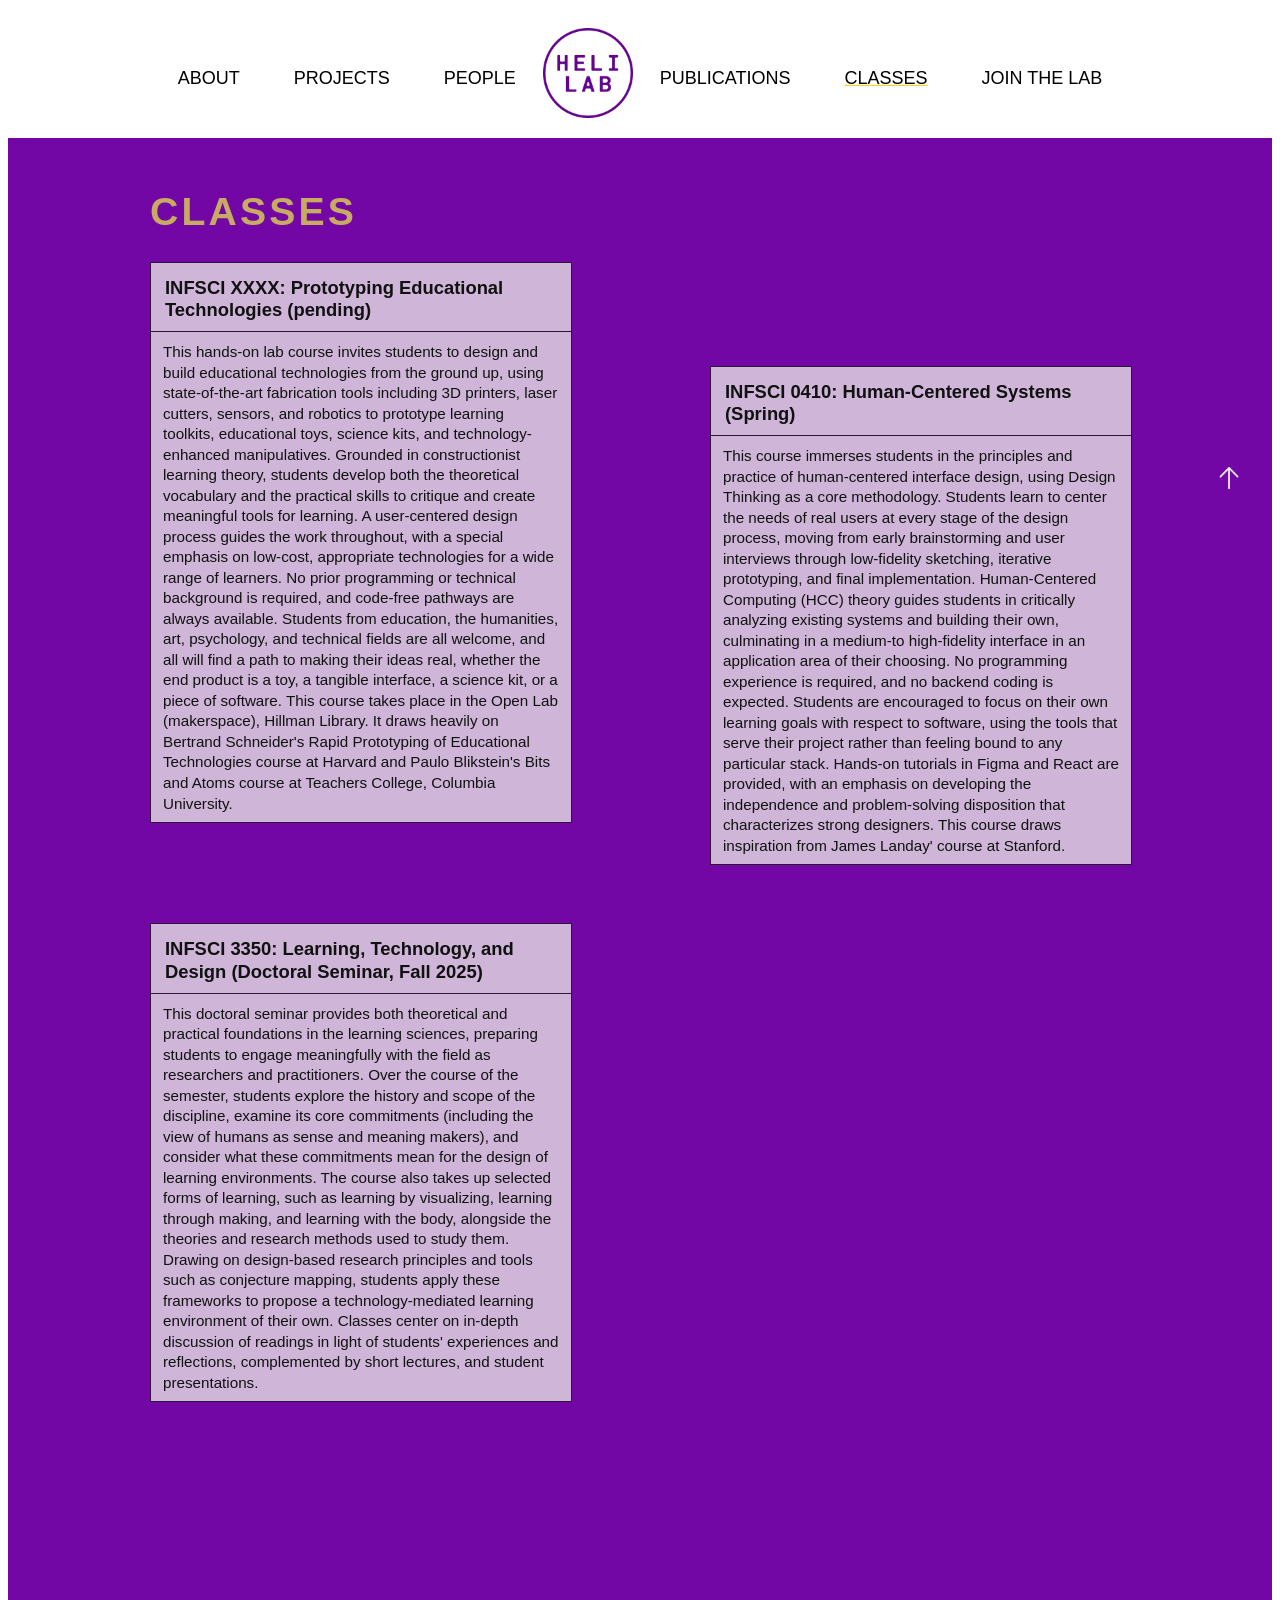
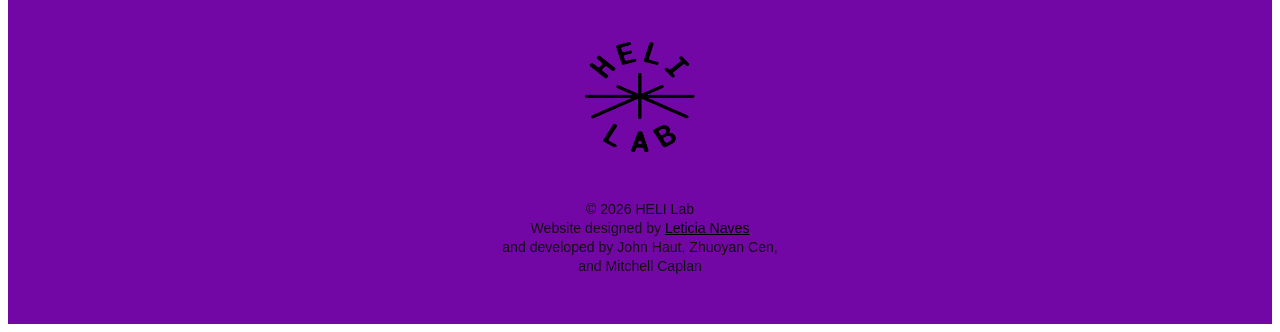
<file: classes.html>
<!DOCTYPE html>
<html lang="en">

<head>
    <meta charset="UTF-8">
    <meta name="viewport" content="width=device-width, initial-scale=1.0">
    <link rel="stylesheet" href="./static/css/screen_size_dependable.css">
    <script src="./static/js/classes.js" defer></script>
    <title>HELI Lab</title>
</head>


<body id="top" class="classes-body" style="visibility: hidden;">

    <div class="header">
        <nav>
            <button class="nav-toggle" id="navToggle" aria-label="Open menu">&#9776;</button>
            <div class="nav-overlay" id="navOverlay">
                <button class="nav-close" id="navClose" aria-label="Close menu">&#10005;</button>
                <ul class="nav-overlay-links">
                    <li><a href="index.html">ABOUT</a></li>
                    <li><a href="projects.html">PROJECTS</a></li>
                    <li><a href="people.html">PEOPLE</a></li>
                    <li><a href="publications.html">PUBLICATIONS</a></li>
                    <li><a class="active" href="classes.html">CLASSES</a></li>
                    <li><a href="prospects.html">JOIN THE LAB</a></li>
                </ul>
            </div>
            
            <ul class="nav-desktop">
                <li><a href="index.html">ABOUT</a></li>
                <li><a href="projects.html">PROJECTS</a></li>
                <li><a href="people.html">PEOPLE</a></li>
                <img class="heli-logo" src="./static/images/logos/purple-main.png" alt="">
                <li><a href="publications.html">PUBLICATIONS</a></li>
                <li><a class="active" href="classes.html">CLASSES</a></li>
                <li><a href="prospects.html">JOIN THE LAB</a></li>
            </ul>
            <ul class="nav-phone">

            </ul>
        </nav>
    </div>

    <main class="classes-page">
        <section class="classes-hero" aria-labelledby="classes-title">
            <h1 id="classes-title">CLASSES</h1>

            <div class="classes-grid" id="classes-grid"></div>

            <a class="classes-back-to-top" href="#top" aria-label="Back to top">
                <img src="./static/images/logos/white-up-arrow.png" alt="">
            </a>
        </section>
    </main>

    <div class="footer classes-footer">
        <img src="./static/images/logos/black-heli.png" alt="">
        <p> © 2026 HELI Lab</p>
        <p>Website designed by <a href="https://leticianaves.com">Leticia Naves</a></p>
        <p>and developed by John Haut, Zhuoyan Cen,</p>
        <p>and Mitchell Caplan</p>
    </div>

</body>

</html>
</file>
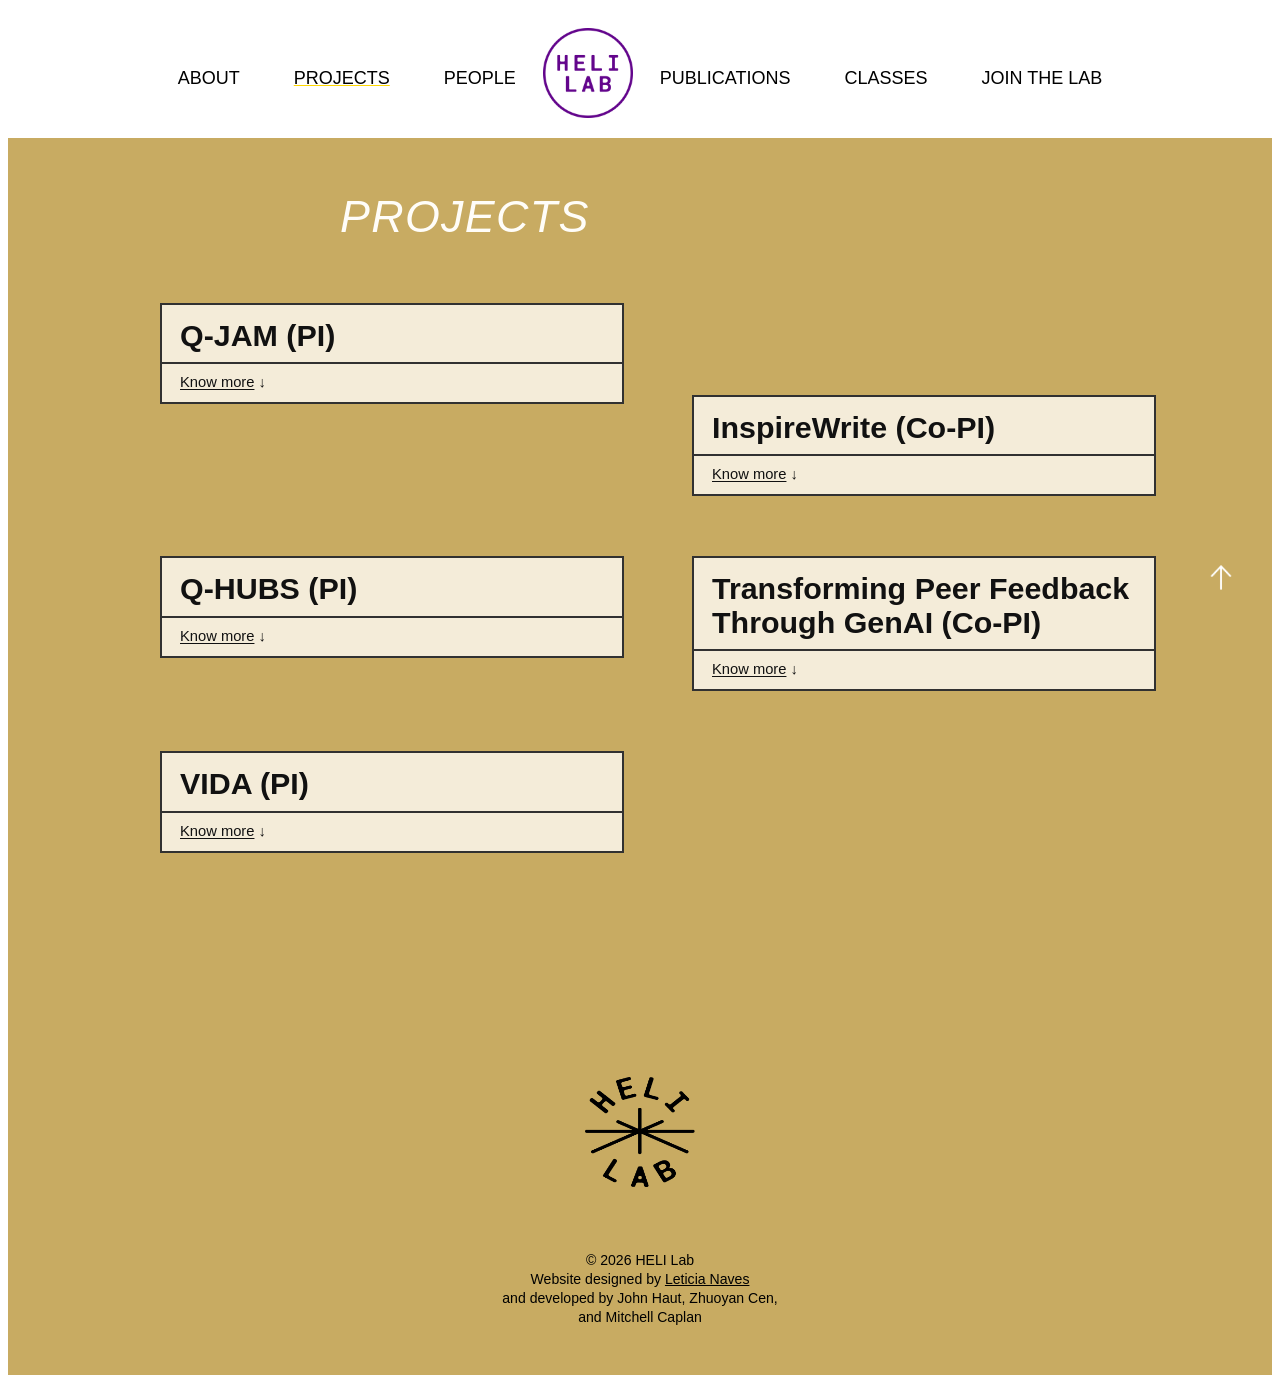
<file: projects.html>
<!DOCTYPE html>
<html lang="en">

<head>
    <meta charset="UTF-8">
    <meta name="viewport" content="width=device-width, initial-scale=1.0">
    <link rel="stylesheet" href="./static/css/screen_size_dependable.css">
    <script src="./static/js/projects.js" defer></script>
    <title>HELI Lab</title>
</head>


<body id="top" class="projects-body" style="visibility: hidden;">

    <div class="header">
        <nav>
            <button class="nav-toggle" id="navToggle" aria-label="Open menu">&#9776;</button>
            <div class="nav-overlay" id="navOverlay">
                <button class="nav-close" id="navClose" aria-label="Close menu">&#10005;</button>
                <ul class="nav-overlay-links">
                    <li><a href="index.html">ABOUT</a></li>
                    <li><a class="active" href="projects.html">PROJECTS</a></li>
                    <li><a href="people.html">PEOPLE</a></li>
                    <li><a href="publications.html">PUBLICATIONS</a></li>
                    <li><a href="classes.html">CLASSES</a></li>
                    <li><a href="prospects.html">JOIN THE LAB</a></li>
                </ul>
            </div>
            
            <ul class="nav-desktop">
                <li><a href="index.html">ABOUT</a></li>
                <li><a class="active" href="projects.html">PROJECTS</a></li>
                <li><a href="people.html">PEOPLE</a></li>
                <img class="heli-logo" src="./static/images/logos/purple-main.png" alt="">
                <li><a href="publications.html">PUBLICATIONS</a></li>
                <li><a href="classes.html">CLASSES</a></li>
                <li><a href="prospects.html">JOIN THE LAB</a></li>
            </ul>
            <ul class="nav-phone">

            </ul>
        </nav>
    </div>


    <main class="projects-page">
        <section class="projects-hero" aria-labelledby="projects-title">
            <h1 id="projects-title">PROJECTS</h1>

            <div class="projects-list" id="projects-list"></div>

            <a class="projects-back-to-top" href="#top" aria-label="Back to top">
                <img src="./static/images/logos/white-up-arrow.png" alt="">
            </a>
        </section>
    </main>


    <div class="footer projects-footer">
        <img src="./static/images/logos/black-heli.png" alt="">
        <p> © 2026 HELI Lab</p>
        <p>Website designed by <a href="https://leticianaves.com">Leticia Naves</a></p>
        <p>and developed by John Haut, Zhuoyan Cen,</p>
        <p>and Mitchell Caplan</p>
    </div>
</body>

</html>
</file>
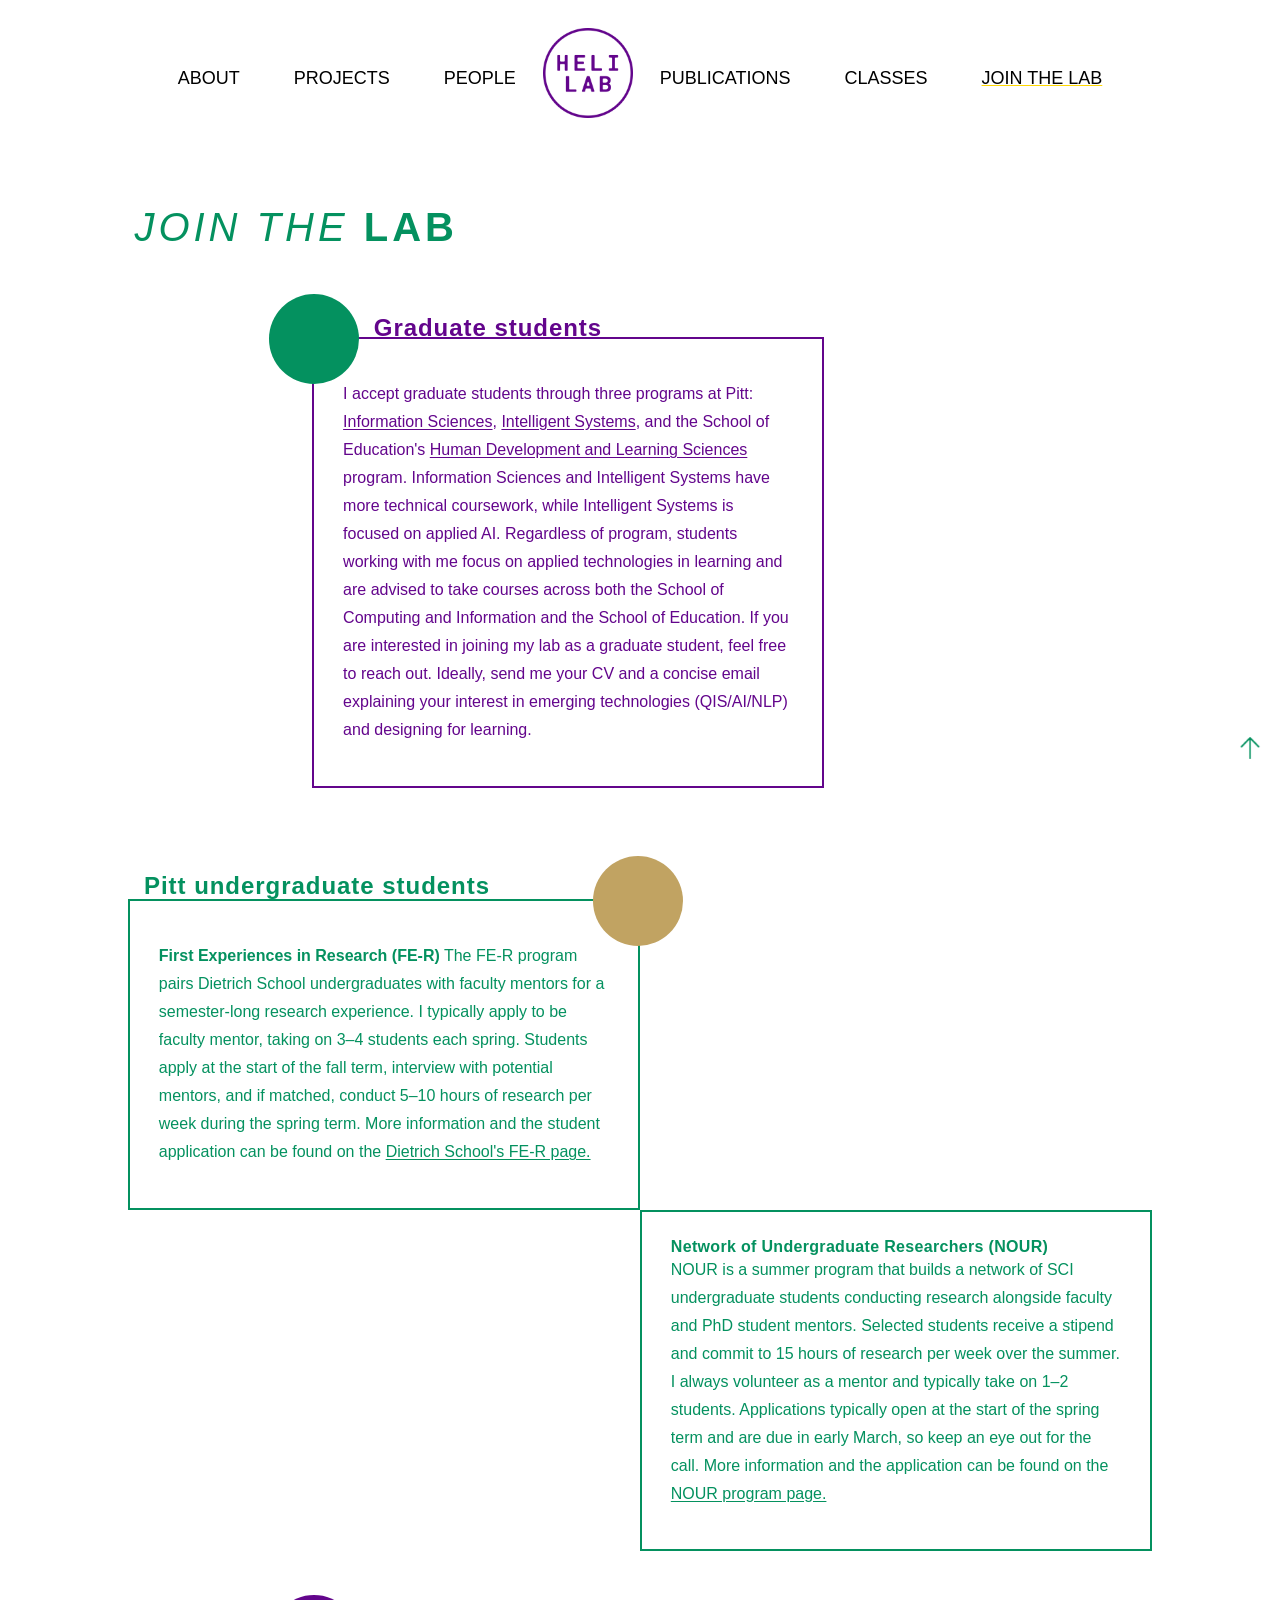
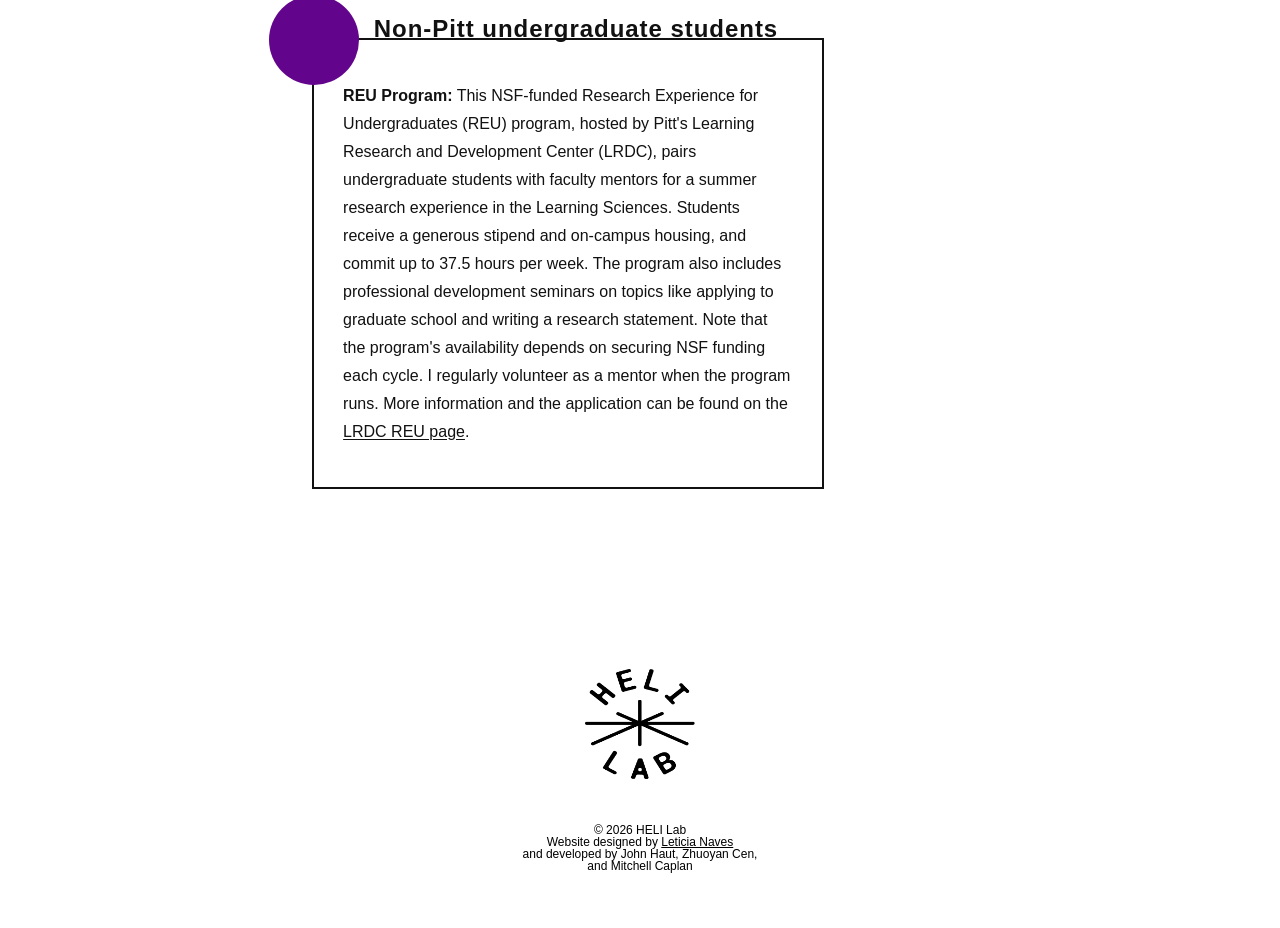
<file: prospects.html>
<!DOCTYPE html>
<html lang="en">

<head>
    <meta charset="UTF-8">
    <meta name="viewport" content="width=device-width, initial-scale=1.0">
    <link rel="stylesheet" href="./static/css/screen_size_dependable.css">
    <title>HELI Lab</title>
</head>


<body>

    <div class="header">
        <nav>
            <button class="nav-toggle" id="navToggle" aria-label="Open menu">&#9776;</button>
            <div class="nav-overlay" id="navOverlay">
                <button class="nav-close" id="navClose" aria-label="Close menu">&#10005;</button>
                <ul class="nav-overlay-links">
                    <li><a href="index.html">ABOUT</a></li>
                    <li><a href="projects.html">PROJECTS</a></li>
                    <li><a href="people.html">PEOPLE</a></li>
                    <li><a href="publications.html">PUBLICATIONS</a></li>
                    <li><a href="classes.html">CLASSES</a></li>
                    <li><a class="active" href="prospects.html">JOIN THE LAB</a></li>
                </ul>
            </div>
            
            <ul class="nav-desktop">
                <li><a href="index.html">ABOUT</a></li>
                <li><a href="projects.html">PROJECTS</a></li>
                <li><a href="people.html">PEOPLE</a></li>
                <img class="heli-logo" src="./static/images/logos/purple-main.png" alt="">
                <li><a href="publications.html">PUBLICATIONS</a></li>
                <li><a href="classes.html">CLASSES</a></li>
                <li><a class="active" href="prospects.html">JOIN THE LAB</a></li>
            </ul>
            <ul class="nav-phone">

            </ul>
        </nav>
    </div>

    <main class="prospects-main">
    
    <h1 class="prospects-title"><em>JOIN THE</em> <span class="lab-text">LAB</span></h1>
    
    <!-- ── Graduate students ── -->
    <div class="prospects-block grad-section">
        <h2 class="block-title">Graduate students</h2>
        <div class="block-box" data-dot="grad">
        <div class="block-dot dot-grad"></div>
        <p class="section-body">
            I accept graduate students through three programs at Pitt:
            <a href="https://www.sci.pitt.edu/academics/undergraduate-degrees/information-science">Information Sciences</a>, 
            <a href="https://www.isp.pitt.edu/">Intelligent Systems</a>, and
            the School of Education's <a href="https://www.education.pitt.edu/program/phd-in-human-development-and-learning-sciences/">Human Development and Learning Sciences</a>
            program. Information Sciences and Intelligent Systems have more technical
            coursework, while Intelligent Systems is focused on applied AI. Regardless of
            program, students working with me focus on applied technologies in learning and
            are advised to take courses across both the School of Computing and Information
            and the School of Education. If you are interested in joining my lab as a
            graduate student, feel free to reach out. Ideally, send me your CV and a
            concise email explaining your interest in emerging technologies (QIS/AI/NLP)
            and designing for learning.
        </p>
        </div>
    </div>
    
    <!-- ── Pitt undergraduate students ── -->
    <div class="prospects-block pitt-block">
    
        <!-- Left: FE-R -->
        <div class="pitt-left">
        <h2 class="block-title">Pitt undergraduate students</h2>
        <div class="block-box">
            <div class="block-dot dot-pitt"></div>
            <p class="section-body">
            <strong>First Experiences in Research (FE-R)</strong> The FE-R program pairs
            Dietrich School undergraduates with faculty mentors for a semester-long research
            experience. I typically apply to be faculty mentor, taking on 3–4 students each
            spring. Students apply at the start of the fall term, interview with potential
            mentors, and if matched, conduct 5–10 hours of research per week during the spring
            term. More information and the student application can be found on the
            <a href="https://www.asundergrad.pitt.edu/research/awards-programs/first-experiences-research">Dietrich School's FE-R page.</a>
            </p>
        </div>
        </div>
    
        <!-- Right: NOUR (bottom-aligned) -->
        <div class="pitt-right">
        <div class="block-box nour-box">
            <h3 class="nour-title">Network of Undergraduate Researchers (NOUR)</h3>
            <p class="section-body">
            NOUR is a summer program that builds a network of SCI undergraduate students
            conducting research alongside faculty and PhD student mentors. Selected students
            receive a stipend and commit to 15 hours of research per week over the summer.
            I always volunteer as a mentor and typically take on 1–2 students. Applications
            typically open at the start of the spring term and are due in early March, so
            keep an eye out for the call. More information and the application can be found
            on the <a href="https://www.sci.pitt.edu/research/undergraduate-research-opportunities">NOUR program page.</a>
            </p>
        </div>
        </div>
    
    </div>
    
    <!-- ── Non-Pitt undergraduate students ── -->
    <div class="prospects-block nonpitt-section">
        <h2 class="block-title">Non-Pitt undergraduate students</h2>
        <div class="block-box" data-dot="nonpitt">
        <div class="block-dot dot-nonpitt"></div>
        <p class="section-body">
            <strong>REU Program:</strong> This NSF-funded Research Experience for Undergraduates
            (REU) program, hosted by Pitt's Learning Research and Development Center (LRDC),
            pairs undergraduate students with faculty mentors for a summer research experience
            in the Learning Sciences. Students receive a generous stipend and on-campus housing,
            and commit up to 37.5 hours per week. The program also includes professional
            development seminars on topics like applying to graduate school and writing a
            research statement. Note that the program's availability depends on securing NSF
            funding each cycle. I regularly volunteer as a mentor when the program runs. More
            information and the application can be found on the <a href="https://www.lrdc.pitt.edu/LearningSciencesREU/">LRDC REU page</a>.
        </p>
        </div>
    </div>

    <a class="prospects-back-to-top" href="#top" aria-label="Back to top">
        <img src="./static/images/logos/green-up-arrow.png" alt="">
    </a>
    
    </main>

    <div class="footer">
        <img src="./static/images/logos/black-heli.png" alt="">
        <p> © 2026 HELI Lab</p>
        <p>Website designed by <a href="https://leticianaves.com">Leticia Naves</a></p>
        <p>and developed by John Haut, Zhuoyan Cen,</p>
        <p>and Mitchell Caplan</p>
    </div>

<script src="./static/js/prospects.js"></script>
</body>

</html>
</file>
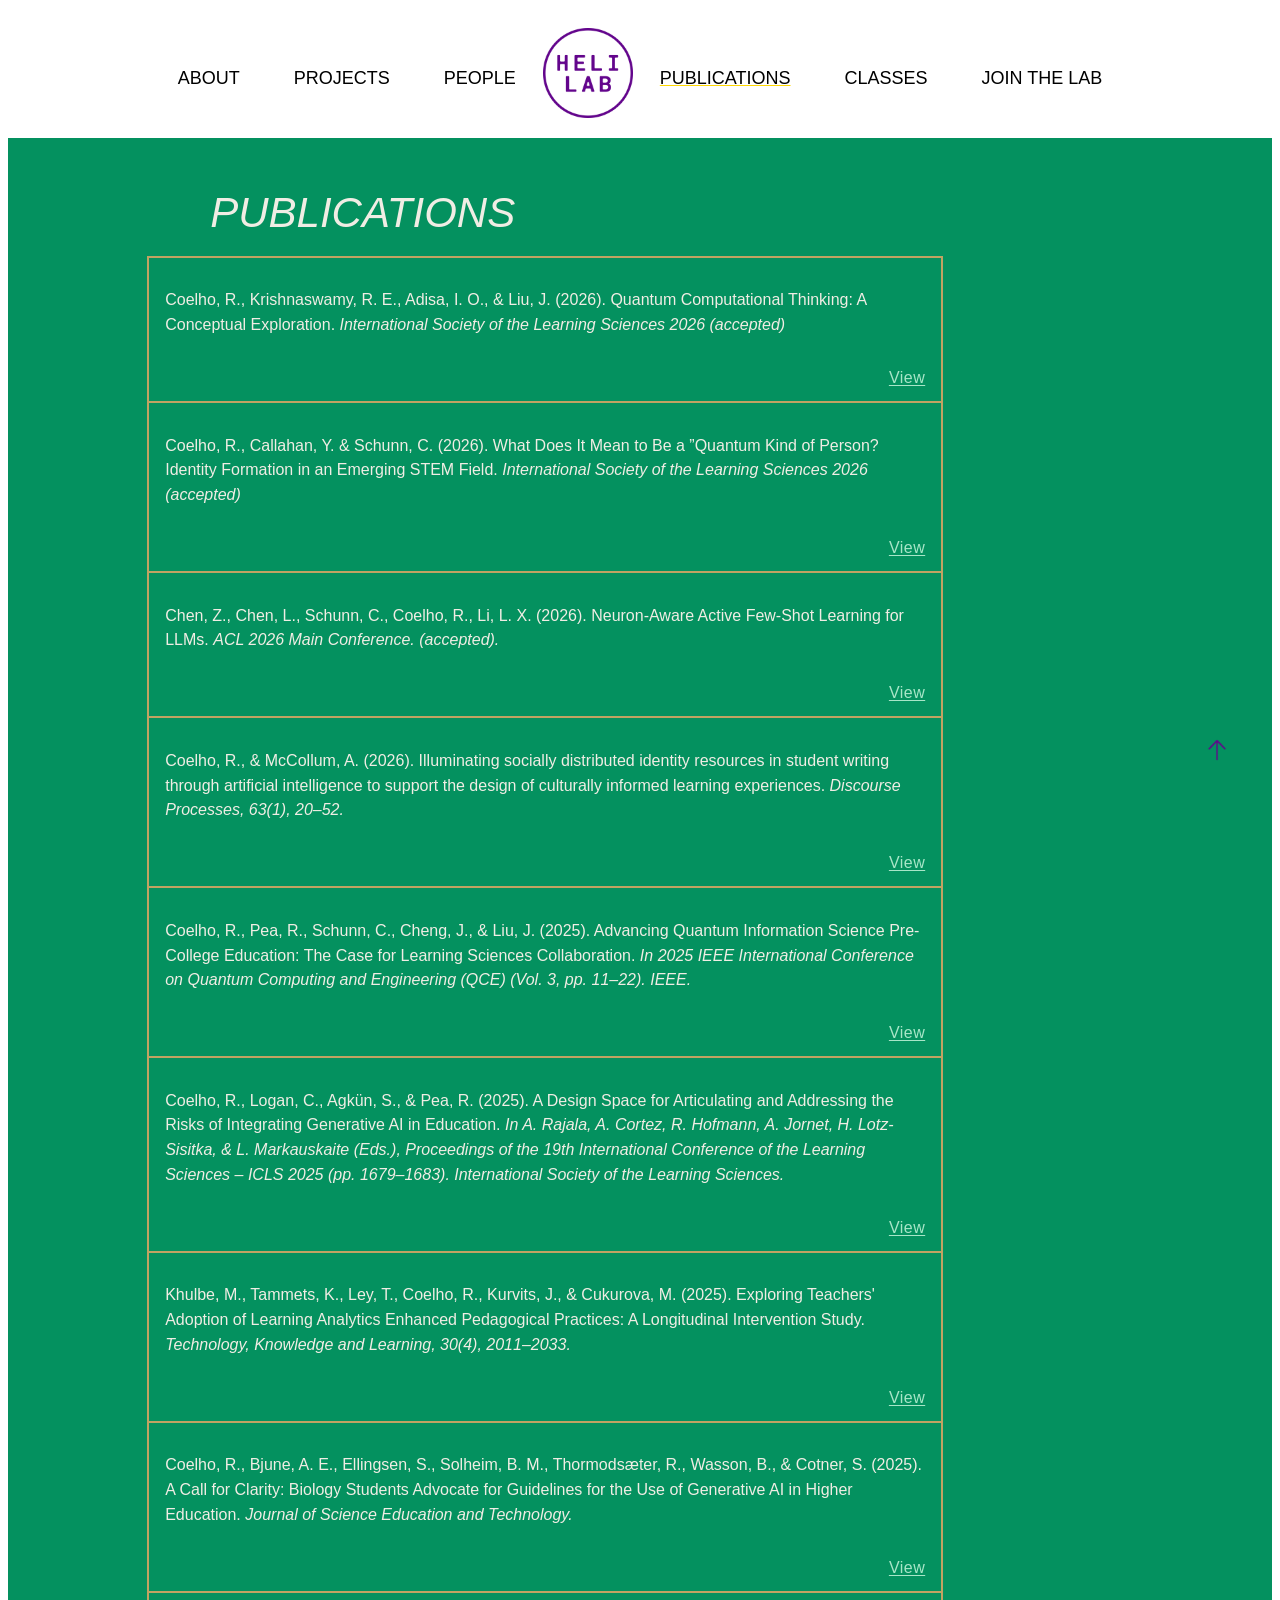
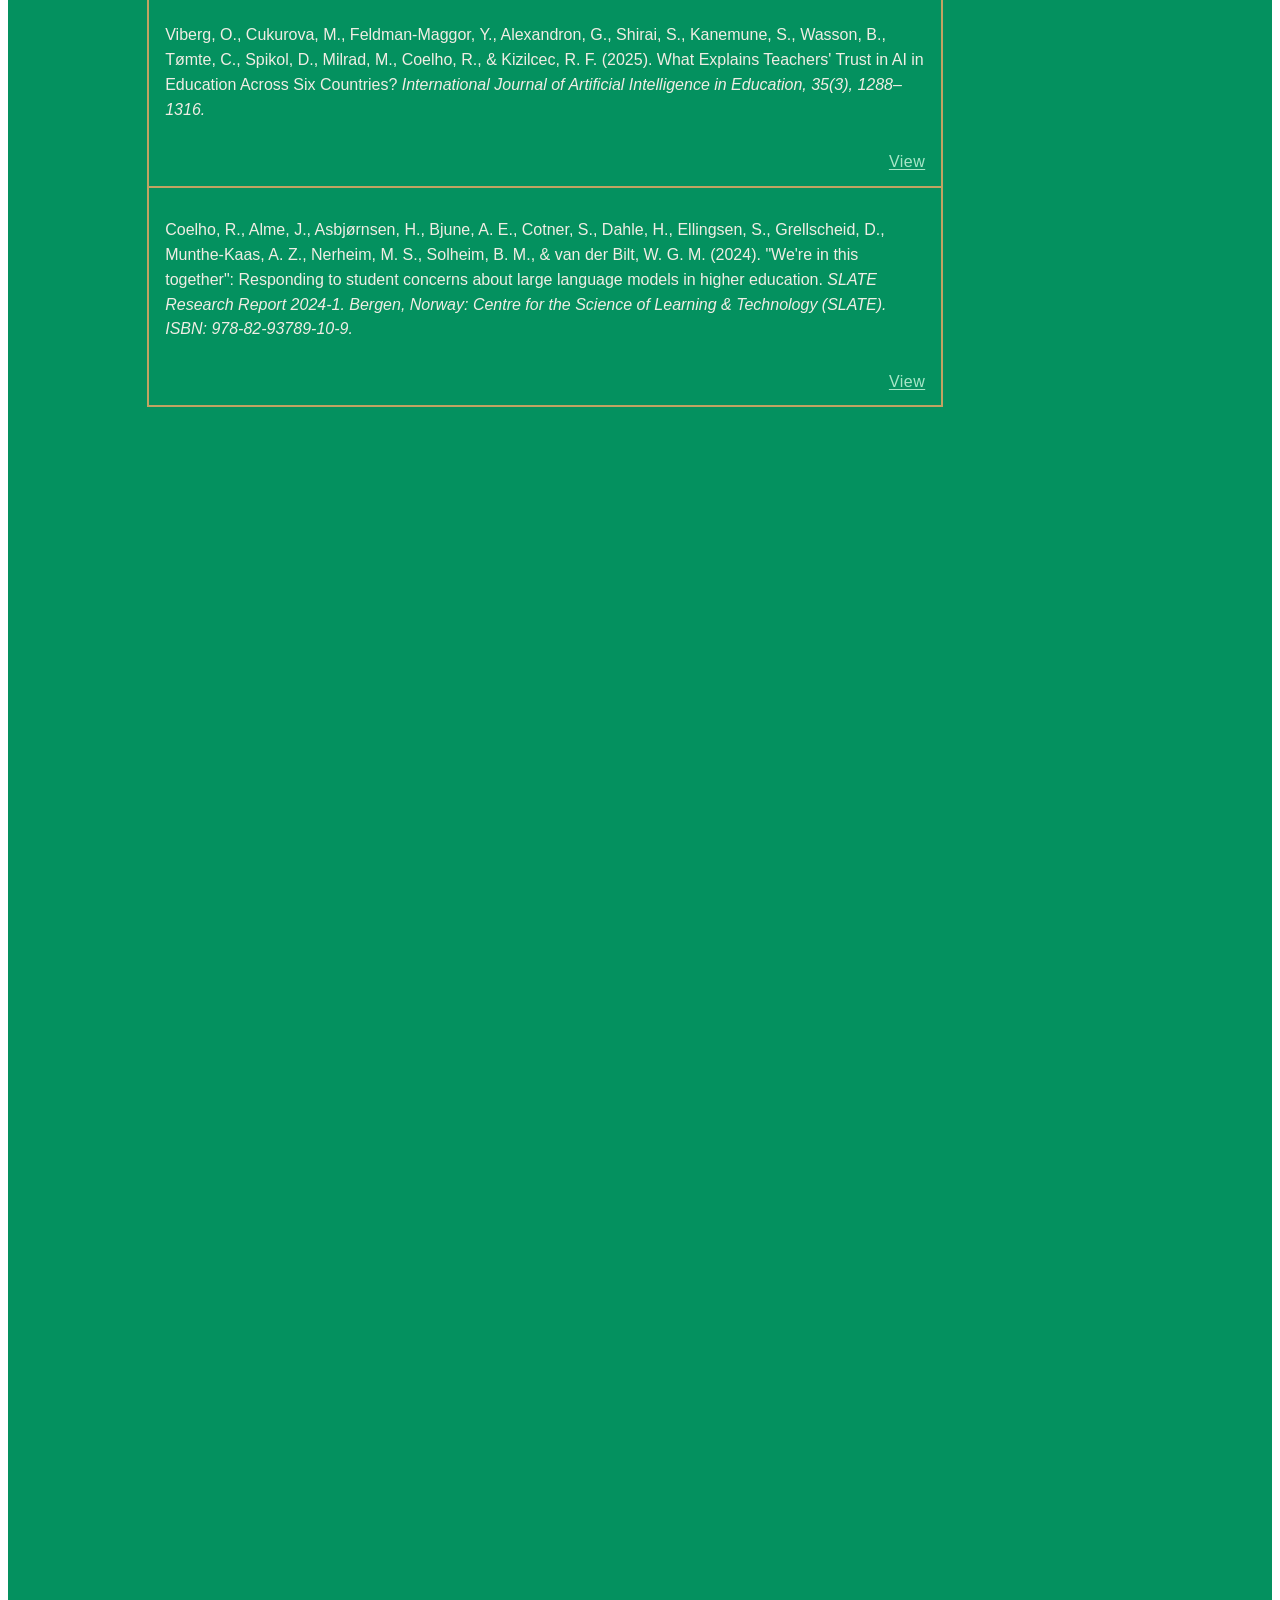
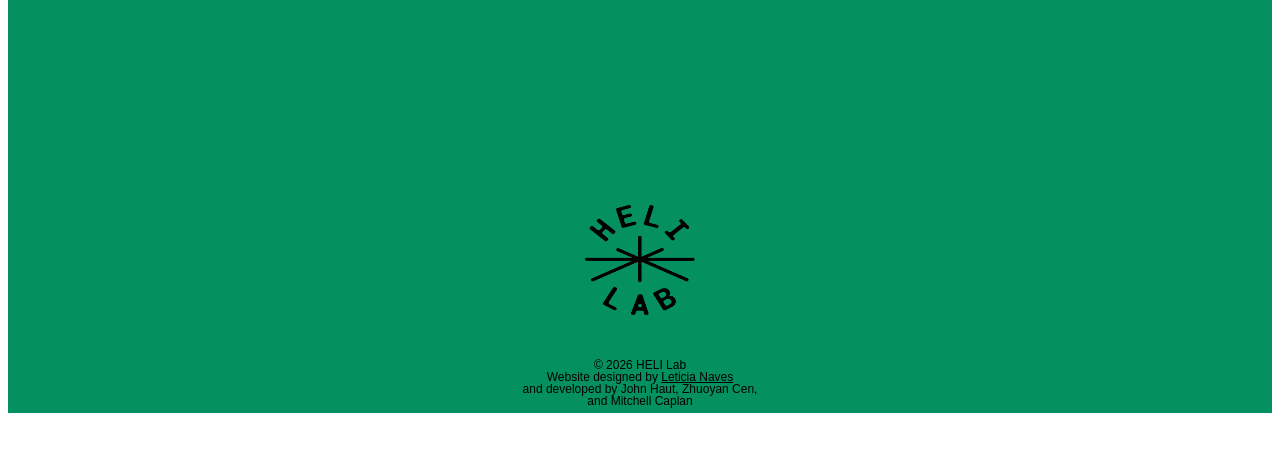
<file: publications.html>
<!DOCTYPE html>
<html lang="en">

<head>
    <meta charset="UTF-8">
    <meta name="viewport" content="width=device-width, initial-scale=1.0">
    <link rel="stylesheet" href="./static/css/screen_size_dependable.css">
    <script src="./static/js/publications.js" defer></script>
    <title>HELI Lab</title>
</head>


<body>

    <div class="header">
        <nav>
            <button class="nav-toggle" id="navToggle" aria-label="Open menu">&#9776;</button>
            <div class="nav-overlay" id="navOverlay">
                <button class="nav-close" id="navClose" aria-label="Close menu">&#10005;</button>
                <ul class="nav-overlay-links">
                    <li><a href="index.html">ABOUT</a></li>
                    <li><a href="projects.html">PROJECTS</a></li>
                    <li><a href="people.html">PEOPLE</a></li>
                    <li><a class="active" href="publications.html">PUBLICATIONS</a></li>
                    <li><a href="classes.html">CLASSES</a></li>
                    <li><a href="prospects.html">JOIN THE LAB</a></li>
                </ul>
            </div>
            
            <ul class="nav-desktop">
                <li><a href="index.html">ABOUT</a></li>
                <li><a href="projects.html">PROJECTS</a></li>
                <li><a href="people.html">PEOPLE</a></li>
                <img class="heli-logo" src="./static/images/logos/purple-main.png" alt="">
                <li><a class="active" href="publications.html">PUBLICATIONS</a></li>
                <li><a href="classes.html">CLASSES</a></li>
                <li><a href="prospects.html">JOIN THE LAB</a></li>
            </ul>
            <ul class="nav-phone">

            </ul>
        </nav>
    </div>

    <main class="page-main">
 
    <section class="publications-wrapper">
        <h2 class="section-title">Publications</h2>
        
        <div class="publications-list" id="pubList"></div>
        
        <a class="publications-back-to-top" href="#top" aria-label="Back to top">
                    <img src="./static/images/logos/purple-up-arrow.png" alt="">
        </a>
    </section>

    <div class="footer">
        <img src="./static/images/logos/black-heli.png" alt="">
        <p> © 2026 HELI Lab</p>
        <p>Website designed by <a href="https://leticianaves.com">Leticia Naves</a></p>
        <p>and developed by John Haut, Zhuoyan Cen,</p>
        <p>and Mitchell Caplan</p>
    </div>
    </main>
</body>
<script src="static\js\publications.js"></script>

</html>
</file>
<file: static/css/screen_size_dependable.css>
@import url(largeScreen.css) (min-width: 1500px);
@import url(mediumScreen.css) (max-width: 1499px) and (min-width:1000px);
@import url(smallScreen.css) (max-width: 999px);
</file>
